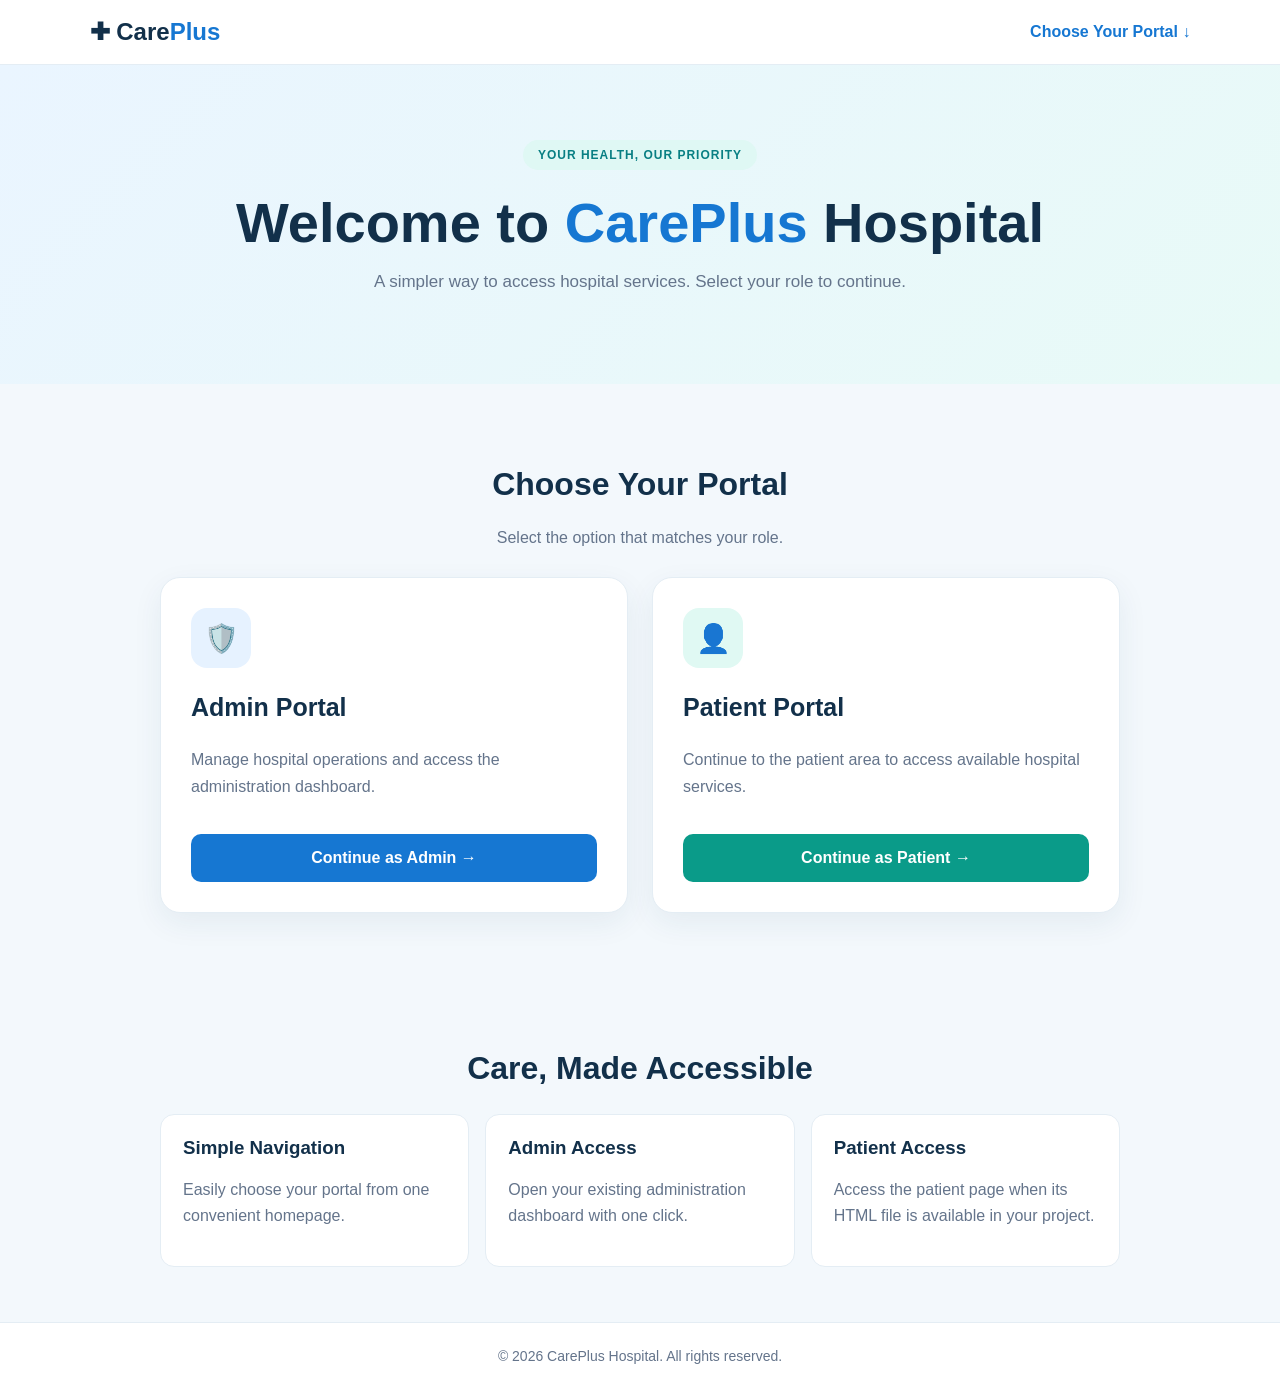
<file: hospital_managment/index.html>
<!DOCTYPE html>
<html lang="en">
<head>
    <meta charset="UTF-8">
    <meta name="viewport" content="width=device-width, initial-scale=1.0">
    <title>CarePlus Hospital | Welcome</title>

    <style>
        * {
            box-sizing: border-box;
        }

        body {
            margin: 0;
            font-family: Arial, sans-serif;
            color: #203247;
            background: #f3f8fc;
        }

        .topbar {
            display: flex;
            justify-content: space-between;
            align-items: center;
            padding: 18px 7%;
            background: white;
            border-bottom: 1px solid #e4edf4;
        }

        .brand {
            font-size: 24px;
            font-weight: bold;
            color: #12304a;
        }

        .brand span {
            color: #1677d2;
        }

        .topbar a {
            color: #1677d2;
            text-decoration: none;
            font-weight: bold;
        }

        .hero {
            padding: 75px 20px;
            text-align: center;
            background: linear-gradient(135deg, #eaf5ff, #e8faf7);
        }

        .tagline {
            display: inline-block;
            padding: 8px 15px;
            border-radius: 30px;
            background: #dff8f4;
            color: #087f83;
            font-size: 12px;
            font-weight: bold;
            letter-spacing: 1px;
        }

        h1 {
            margin: 20px 0 12px;
            color: #12304a;
            font-size: clamp(34px, 5vw, 56px);
        }

        h1 span {
            color: #1677d2;
        }

        .hero p {
            color: #64748b;
            font-size: 17px;
        }

        .section {
            max-width: 1000px;
            margin: auto;
            padding: 55px 20px;
        }

        .section h2 {
            text-align: center;
            color: #12304a;
            font-size: 32px;
        }

        .section-description {
            text-align: center;
            color: #64748b;
            margin-bottom: 30px;
        }

        .portal-grid {
            display: grid;
            grid-template-columns: repeat(2, minmax(0, 1fr));
            gap: 24px;
        }

        .portal-card {
            display: flex;
            flex-direction: column;
            padding: 30px;
            background: white;
            border: 1px solid #e4edf4;
            border-radius: 20px;
            box-shadow: 0 10px 30px rgba(25, 65, 96, 0.07);
        }

        .portal-icon {
            display: grid;
            place-items: center;
            width: 60px;
            height: 60px;
            border-radius: 16px;
            background: #e6f2ff;
            font-size: 28px;
        }

        .patient .portal-icon {
            background: #e0f9f3;
        }

        .portal-card h3 {
            margin-bottom: 8px;
            color: #12304a;
            font-size: 25px;
        }

        .portal-card p {
            min-height: 48px;
            color: #64748b;
            line-height: 1.7;
        }

        .button {
            display: block;
            width: 100%;
            margin-top: 18px;
            padding: 15px 18px;
            border: none;
            border-radius: 10px;
            background: #1677d2;
            color: white;
            text-align: center;
            text-decoration: none;
            font-size: 16px;
            font-weight: bold;
            cursor: pointer;
            transition: background 0.2s, transform 0.2s;
        }

        .button:hover {
            background: #105da8;
            transform: translateY(-2px);
        }

        .patient .button {
            background: #0a9b89;
        }

        .patient .button:hover {
            background: #087b6d;
        }

        .features {
            display: grid;
            grid-template-columns: repeat(3, minmax(0, 1fr));
            gap: 16px;
        }

        .feature {
            padding: 22px;
            border: 1px solid #e4edf4;
            border-radius: 14px;
            background: white;
        }

        .feature h3 {
            margin-top: 0;
            color: #12304a;
        }

        .feature p {
            color: #64748b;
            line-height: 1.6;
        }

        footer {
            padding: 25px 15px;
            background: white;
            border-top: 1px solid #e4edf4;
            color: #64748b;
            text-align: center;
            font-size: 14px;
        }

        @media (max-width: 650px) {
            .portal-grid,
            .features {
                grid-template-columns: 1fr;
            }

            .topbar {
                padding: 16px 20px;
            }

            .topbar a {
                font-size: 13px;
            }

            .hero {
                padding: 55px 18px;
            }
        }
    </style>
</head>

<body>

    <header class="topbar">
        <div class="brand">✚ Care<span>Plus</span></div>
        <a href="#portals">Choose Your Portal ↓</a>
    </header>

    <main>

        <section class="hero">
            <div class="tagline">YOUR HEALTH, OUR PRIORITY</div>

            <h1>Welcome to <span>CarePlus</span> Hospital</h1>

            <p>
                A simpler way to access hospital services.
                Select your role to continue.
            </p>
        </section>

        <section class="section" id="portals">
            <h2>Choose Your Portal</h2>

            <p class="section-description">
                Select the option that matches your role.
            </p>

            <div class="portal-grid">

                <div class="portal-card admin">
                    <div class="portal-icon">🛡️</div>

                    <h3>Admin Portal</h3>

                    <p>
                        Manage hospital operations and access
                        the administration dashboard.
                    </p>

                    <a class="button" href="./admin.html">
                        Continue as Admin →
                    </a>
                </div>

                <div class="portal-card patient">
                    <div class="portal-icon">👤</div>

                    <h3>Patient Portal</h3>

                    <p>
                        Continue to the patient area to access
                        available hospital services.
                    </p>

                    <a class="button" href="./user.html">
                        Continue as Patient →
                    </a>
                </div>

            </div>
        </section>

        <section class="section">
            <h2>Care, Made Accessible</h2>

            <div class="features">
                <div class="feature">
                    <h3>Simple Navigation</h3>
                    <p>
                        Easily choose your portal from one
                        convenient homepage.
                    </p>
                </div>

                <div class="feature">
                    <h3>Admin Access</h3>
                    <p>
                        Open your existing administration
                        dashboard with one click.
                    </p>
                </div>

                <div class="feature">
                    <h3>Patient Access</h3>
                    <p>
                        Access the patient page when its HTML
                        file is available in your project.
                    </p>
                </div>
            </div>
        </section>

    </main>

    <footer>
        © 2026 CarePlus Hospital. All rights reserved.
    </footer>

</body>
</html>
</file>
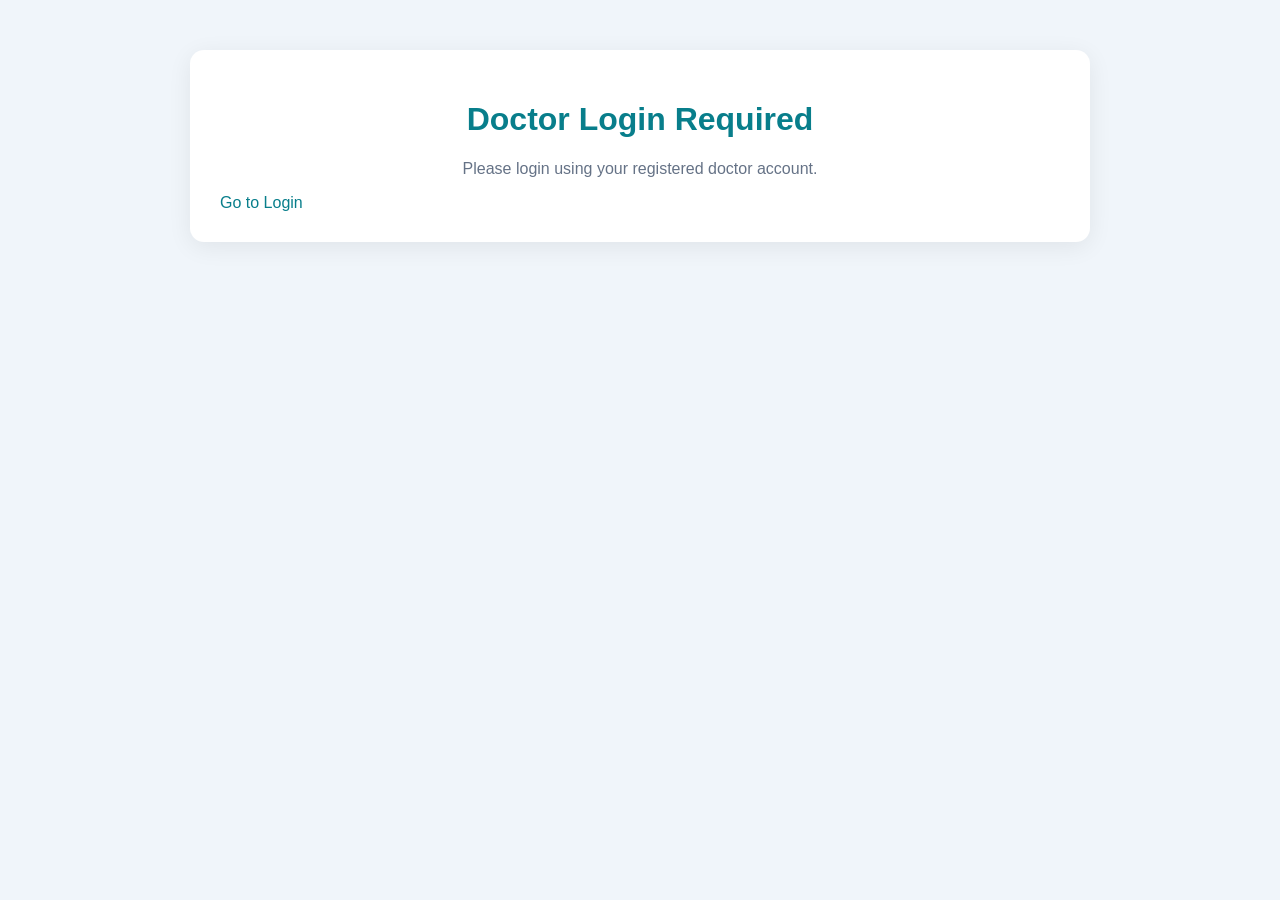
<file: hospital_managment/doctor-dashboard.html>
<!DOCTYPE html>
<html lang="en">
<head>
  <meta charset="UTF-8">
  <meta name="viewport" content="width=device-width, initial-scale=1.0">
  <title>Doctor Dashboard</title>
  <link rel="stylesheet" href="doctor.css">
</head>
<body>
  <div class="container dashboard" id="doctorDashboard">
    <h1>Doctor Dashboard</h1>
    <p>Welcome, Dr. <span id="doctorName"></span></p>

    <div class="card">
      <h3>Doctor Profile</h3>
      <p>Doctor ID: <span id="doctorId"></span></p>
      <p>Name: <span id="doctorName"></span></p>
      <p>Email: <span id="doctorEmail"></span></p>
      <p>Phone: <span id="doctorPhone"></span></p>
      <p>Specialization: <span id="doctorSpecialization"></span></p>
      <p>Qualification: <span id="doctorQualification"></span></p>
    </div>

    <div class="card">
      <h3>Appointments</h3>
      <p>Appointment section can be connected to your existing database next.</p>
    </div>

    <button onclick="doctorLogout()">Logout</button>
  </div>

  <script src="doctor.js"></script>
</body>
</html>
</file>
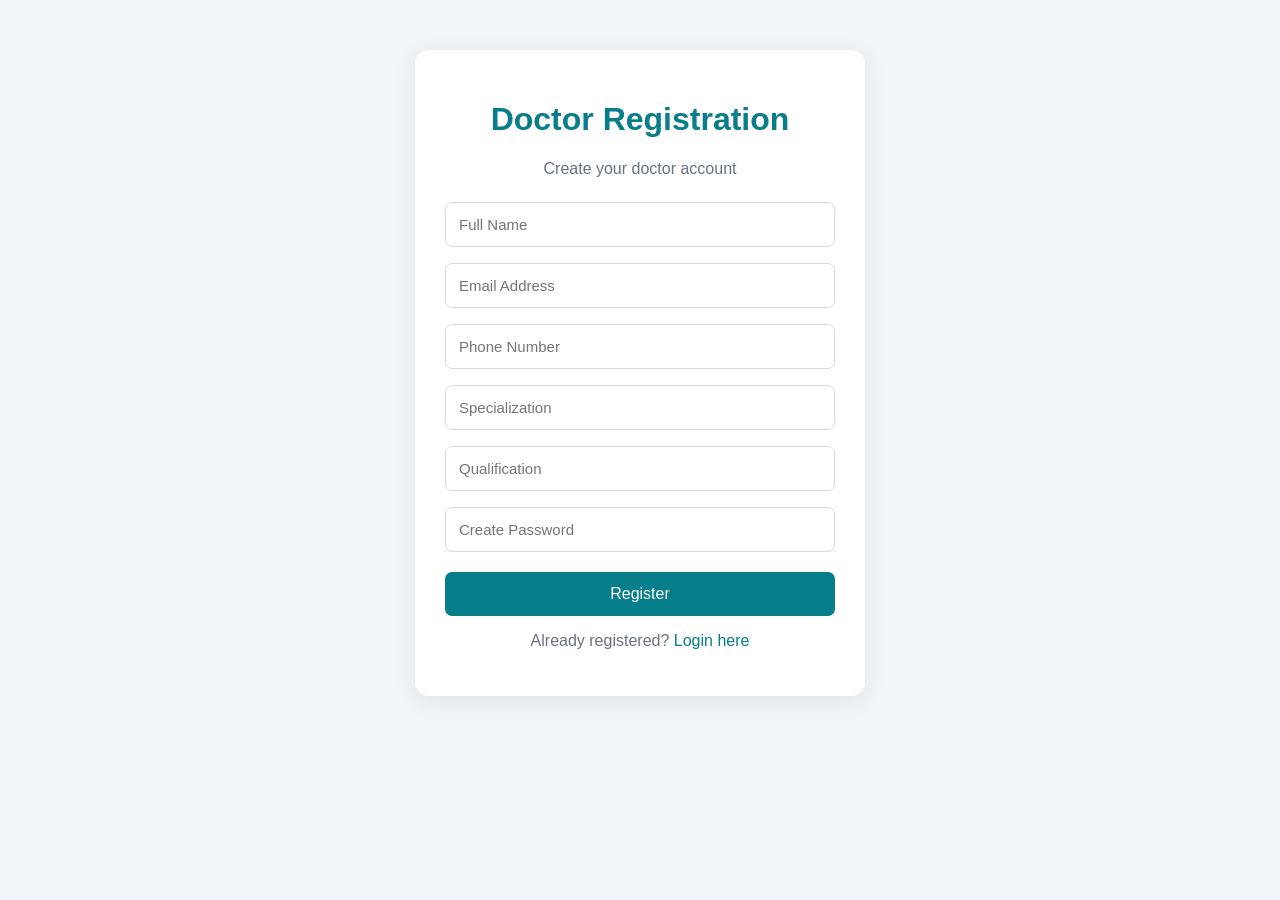
<file: hospital_managment/doctor-register.html>
<!DOCTYPE html>
<html lang="en">
<head>
  <meta charset="UTF-8">
  <meta name="viewport" content="width=device-width, initial-scale=1.0">
  <title>Doctor Registration</title>
  <link rel="stylesheet" href="doctor.css">
</head>
<body>
  <div class="container">
    <h1>Doctor Registration</h1>
    <p>Create your doctor account</p>

    <form id="registerForm">
      <input id="name" type="text" placeholder="Full Name" required>
      <input id="email" type="email" placeholder="Email Address" required>
      <input id="phone" type="tel" placeholder="Phone Number" required>
      <input id="specialization" type="text" placeholder="Specialization" required>
      <input id="qualification" type="text" placeholder="Qualification" required>
      <input id="password" type="password" placeholder="Create Password" required minlength="6">

      <button type="submit">Register</button>
    </form>

    <p>Already registered? <a href="login.html">Login here</a></p>
    <p id="message"></p>
  </div>

  <script src="doctor.js"></script>
</body>
</html>
</file>
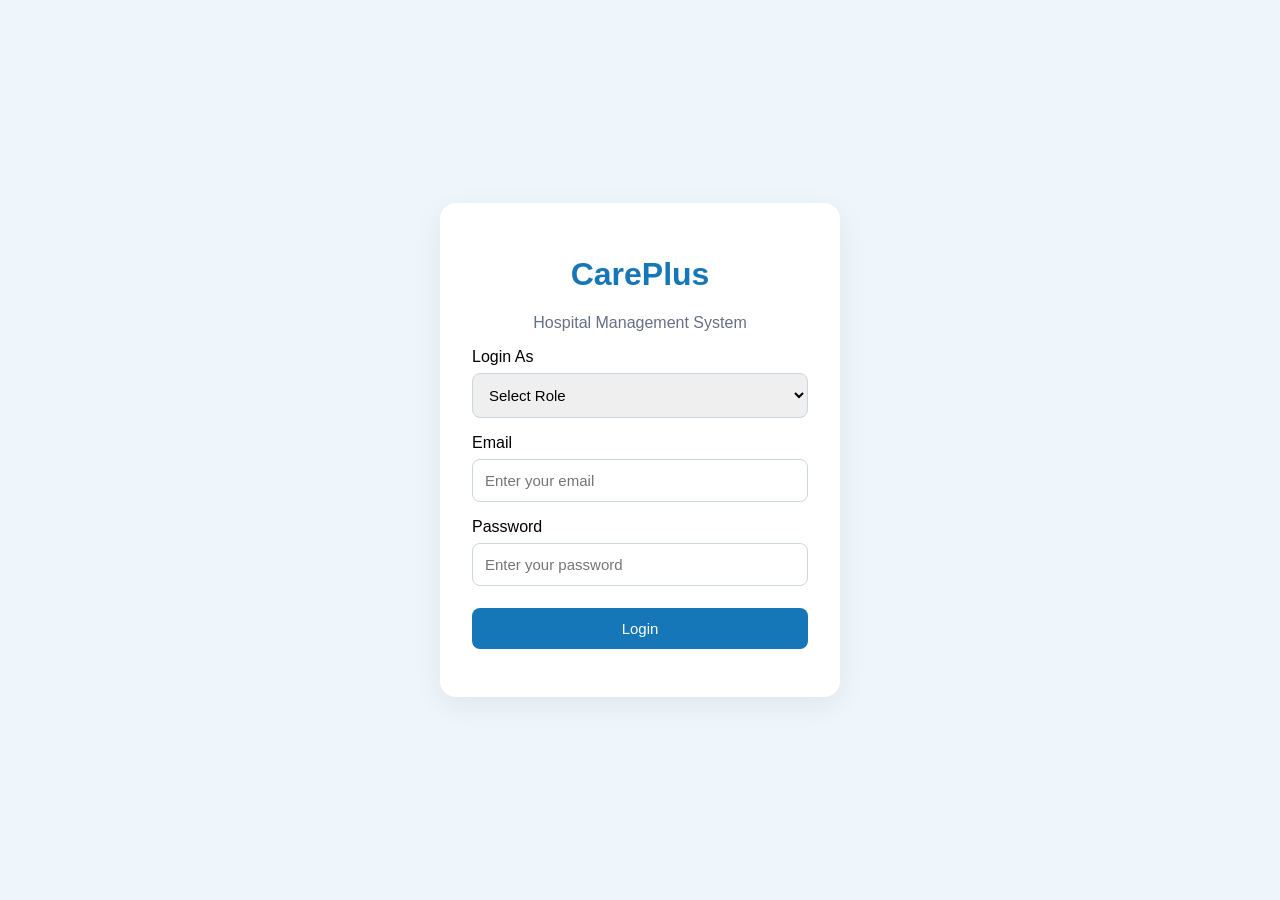
<file: hospital_managment/login.html>
<!DOCTYPE html>
<html lang="en">
<head>
  <meta charset="UTF-8">
  <meta name="viewport" content="width=device-width, initial-scale=1.0">
  <title>CarePlus Login</title>
  <style>
    * { box-sizing: border-box; }
    body {
      margin: 0;
      font-family: Arial, sans-serif;
      background: #eef5fb;
      min-height: 100vh;
      display: grid;
      place-items: center;
    }
    .login-card {
      width: min(90%, 400px);
      padding: 32px;
      background: white;
      border-radius: 16px;
      box-shadow: 0 8px 30px #0001;
    }
    h1 { text-align: center; color: #1677b8; }
    p { text-align: center; color: #667085; }
    label { display: block; margin: 16px 0 7px; }
    input, select, button {
      width: 100%;
      padding: 12px;
      border: 1px solid #ccd6e0;
      border-radius: 8px;
      font-size: 15px;
    }
    button {
      margin-top: 22px;
      border: 0;
      background: #1677b8;
      color: white;
      cursor: pointer;
    }
    #message { color: #c62828; }
  </style>
</head>
<body>
  <div class="login-card">
    <h1>CarePlus</h1>
    <p>Hospital Management System</p>

    <form id="loginForm">
      <label for="role">Login As</label>
      <select id="role" required>
        <option value="">Select Role</option>
        <option value="admin">Admin</option>
        <option value="doctor">Doctor</option>
        <option value="patient">Patient</option>
      </select>

      <label for="email">Email</label>
      <input id="email" type="email" required
             placeholder="Enter your email">

      <label for="password">Password</label>
      <input id="password" type="password" required
             placeholder="Enter your password">

      <button type="submit">Login</button>
      <p id="message"></p>
    </form>
  </div>

  <script src="login.js"></script>
</body>
</html>
</file>
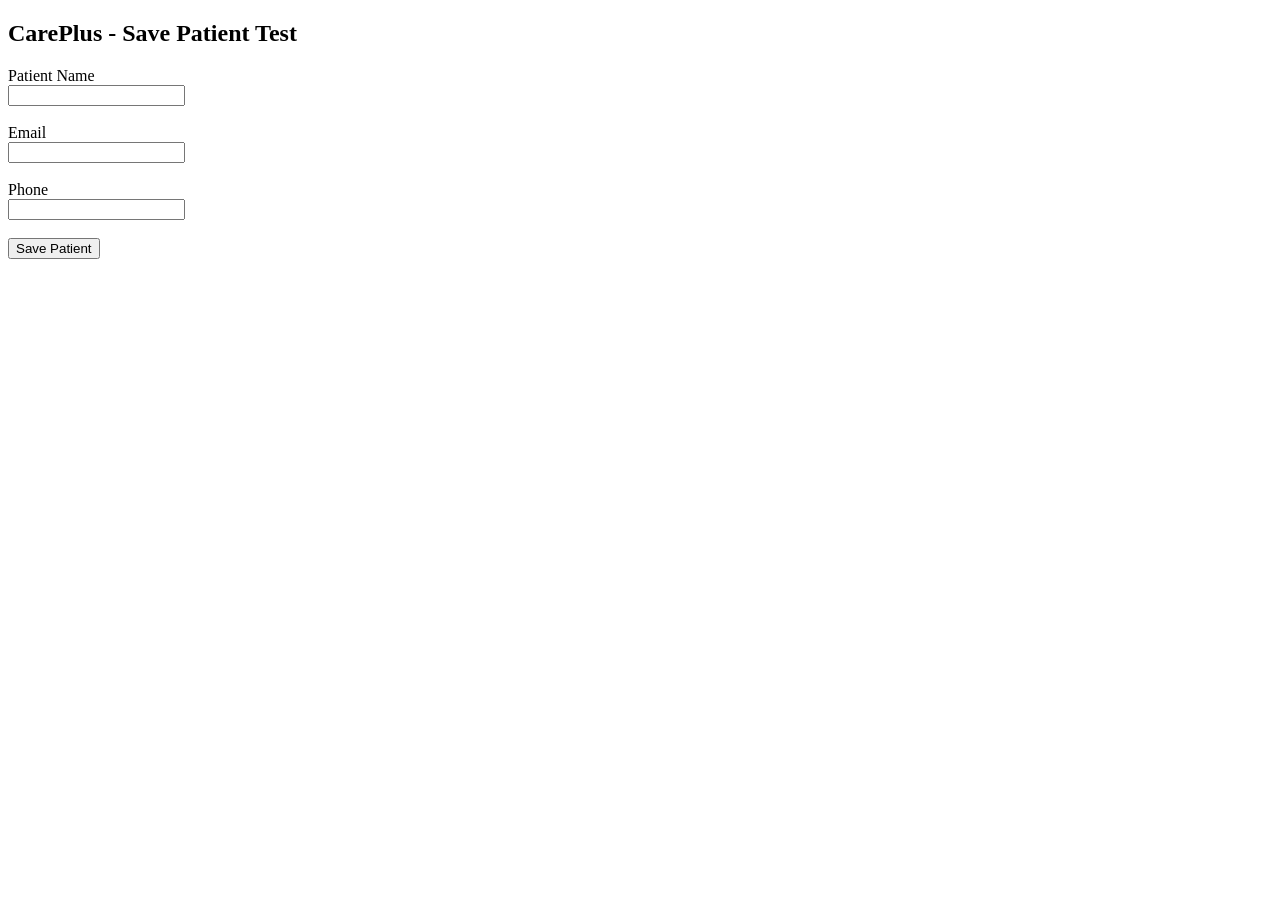
<file: hospital_managment/test-save.html>
<!DOCTYPE html>
<html lang="en">
<head>
  <meta charset="UTF-8">
  <meta name="viewport" content="width=device-width, initial-scale=1">
  <title>CarePlus Database Test</title>
</head>
<body>
  <h2>CarePlus - Save Patient Test</h2>

  <form id="patientForm">
    <label>Patient Name</label><br>
    <input name="full_name" required><br><br>

    <label>Email</label><br>
    <input name="email" type="email"><br><br>

    <label>Phone</label><br>
    <input name="phone"><br><br>

    <button type="submit">Save Patient</button>
  </form>

  <p id="message"></p>

  <script>
    document.getElementById("patientForm")
      .addEventListener("submit", async function(event) {
        event.preventDefault();

        const form = new FormData(this);
        const data = Object.fromEntries(form.entries());
        const message = document.getElementById("message");

        message.textContent = "Saving...";

        try {
          const response = await fetch(
            "api/index.php?entity=patients",
            {
              method: "POST",
              headers: {
                "Content-Type": "application/json"
              },
              body: JSON.stringify(data)
            }
          );

          const result = await response.json();

          if (!response.ok) {
            throw new Error(result.error || "Save failed");
          }

          message.textContent =
            "Patient saved successfully! ID: " + result.id;

          this.reset();
        } catch (error) {
          message.textContent = "Error: " + error.message;
        }
      });
  </script>
</body>
</html>
</file>
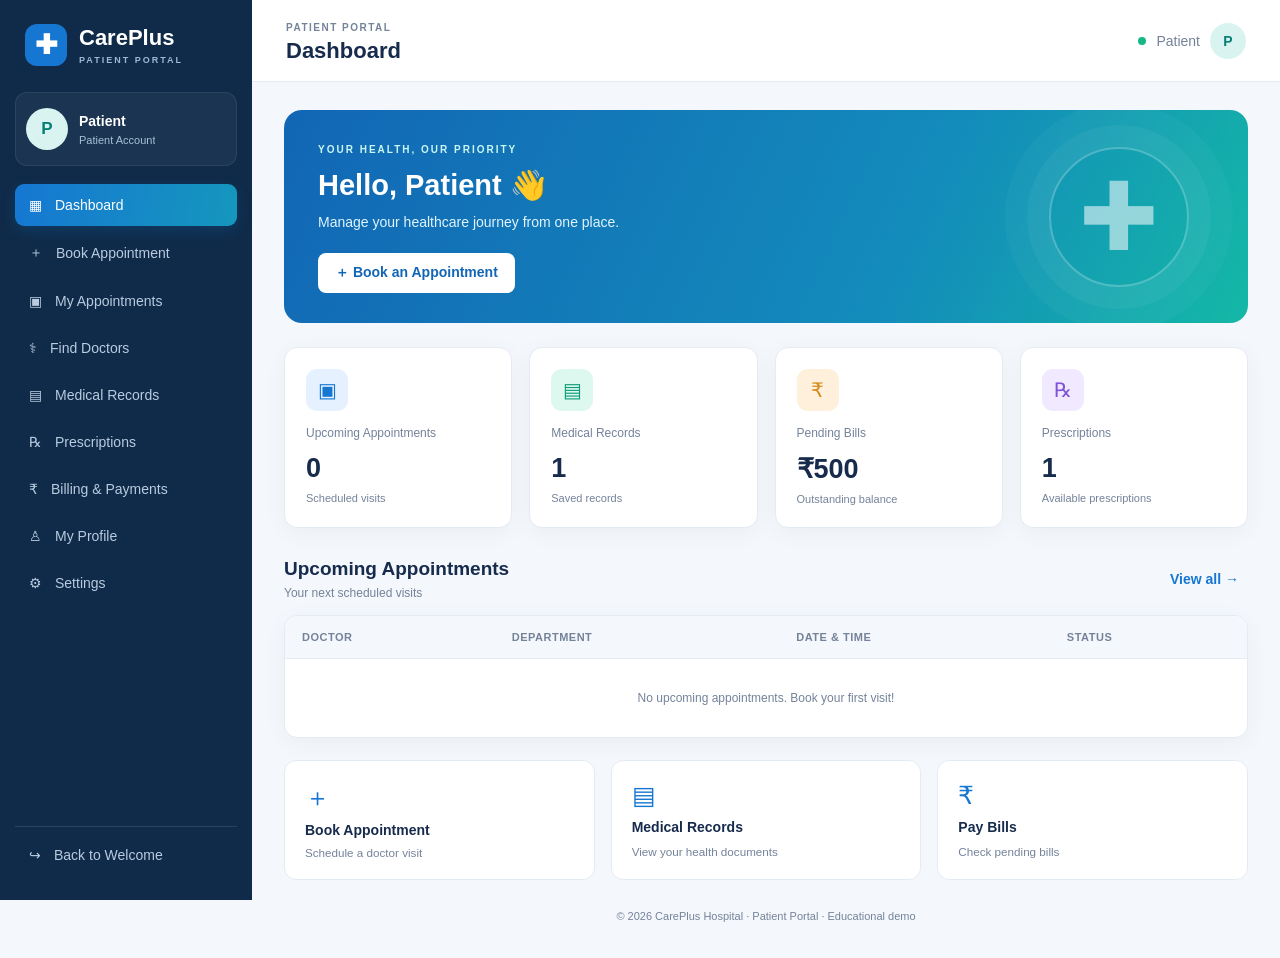
<file: hospital_managment/user.html>
<!DOCTYPE html>
<html lang="en">
<head>
  <meta charset="UTF-8">
  <meta name="viewport" content="width=device-width, initial-scale=1.0">
  <title>CarePlus | Patient Portal</title>
  <link rel="stylesheet" href="patient.css">
</head>
<body>
  <div class="app">
    <aside class="sidebar" id="sidebar">
      <div class="brand"><span class="brand-icon">✚</span><span>CarePlus<small>PATIENT PORTAL</small></span></div>
      <div class="patient-mini">
        <div class="avatar" id="sideAvatar">P</div>
        <div><strong id="sideName">Patient</strong><small>Patient Account</small></div>
      </div>
      <nav id="navigation">
        <button class="nav-link active" data-page="dashboard">▦ <span>Dashboard</span></button>
        <button class="nav-link" data-page="book">＋ <span>Book Appointment</span></button>
        <button class="nav-link" data-page="appointments">▣ <span>My Appointments</span></button>
        <button class="nav-link" data-page="doctors">⚕ <span>Find Doctors</span></button>
        <button class="nav-link" data-page="records">▤ <span>Medical Records</span></button>
        <button class="nav-link" data-page="prescriptions">℞ <span>Prescriptions</span></button>
        <button class="nav-link" data-page="billing">₹ <span>Billing & Payments</span></button>
        <button class="nav-link" data-page="profile">♙ <span>My Profile</span></button>
        <button class="nav-link" data-page="settings">⚙ <span>Settings</span></button>
      </nav>
      <button class="logout" id="logoutBtn">↪ <span>Back to Welcome</span></button>
    </aside>

    <main class="main">
      <header class="topbar">
        <button class="menu-toggle" id="menuToggle">☰</button>
        <div><small id="pageLabel">PATIENT PORTAL</small><h2 id="pageTitle">Dashboard</h2></div>
        <div class="top-actions"><span class="online-dot"></span><span>Patient</span><div class="avatar small-avatar" id="topAvatar">P</div></div>
      </header>

      <div class="content">
        <section class="page active" id="page-dashboard">
          <div class="welcome-banner">
            <div><span class="eyebrow">YOUR HEALTH, OUR PRIORITY</span><h1>Hello, <span id="welcomeName">Patient</span> 👋</h1><p>Manage your healthcare journey from one place.</p><button class="primary-btn" data-go="book">＋ Book an Appointment</button></div>
            <div class="banner-art">✚</div>
          </div>
          <div class="stats-grid">
            <div class="stat-card"><div class="stat-icon blue">▣</div><span>Upcoming Appointments</span><h2 id="statUpcoming">0</h2><small>Scheduled visits</small></div>
            <div class="stat-card"><div class="stat-icon green">▤</div><span>Medical Records</span><h2 id="statRecords">0</h2><small>Saved records</small></div>
            <div class="stat-card"><div class="stat-icon orange">₹</div><span>Pending Bills</span><h2 id="statBills">₹0</h2><small>Outstanding balance</small></div>
            <div class="stat-card"><div class="stat-icon purple">℞</div><span>Prescriptions</span><h2 id="statPrescriptions">0</h2><small>Available prescriptions</small></div>
          </div>
          <div class="section-heading"><div><h3>Upcoming Appointments</h3><p>Your next scheduled visits</p></div><button class="text-btn" data-go="appointments">View all →</button></div>
          <div class="panel"><div class="table-wrap"><table><thead><tr><th>Doctor</th><th>Department</th><th>Date & Time</th><th>Status</th></tr></thead><tbody id="dashboardAppointments"></tbody></table></div></div>
          <div class="quick-grid">
            <button class="quick-card" data-go="book"><span>＋</span><strong>Book Appointment</strong><small>Schedule a doctor visit</small></button>
            <button class="quick-card" data-go="records"><span>▤</span><strong>Medical Records</strong><small>View your health documents</small></button>
            <button class="quick-card" data-go="billing"><span>₹</span><strong>Pay Bills</strong><small>Check pending bills</small></button>
          </div>
        </section>

        <section class="page" id="page-book">
          <div class="section-heading"><div><h3>Book an Appointment</h3><p>Choose a doctor and a convenient time.</p></div></div>
          <form class="panel form-panel" id="appointmentForm">
            <div class="form-grid">
              <label>Patient Name<input id="bookingName" required maxlength="70"></label>
              <label>Phone Number<input id="bookingPhone" type="tel" required pattern="[0-9+() -]{7,18}" placeholder="Your contact number"></label>
              <label>Department<select id="bookingDepartment" required><option value="">Select department</option><option>Cardiology</option><option>Neurology</option><option>Orthopedics</option><option>Dermatology</option><option>Pediatrics</option><option>General Medicine</option><option>Dental</option></select></label>
              <label>Doctor<select id="bookingDoctor" required><option value="">Select doctor</option></select></label>
              <label>Appointment Date<input id="bookingDate" type="date" required></label>
              <label>Preferred Time<select id="bookingTime" required><option value="">Select time</option><option>09:00 AM</option><option>10:00 AM</option><option>11:00 AM</option><option>12:00 PM</option><option>02:00 PM</option><option>03:00 PM</option><option>04:00 PM</option><option>05:00 PM</option></select></label>
              <label class="full-width">Reason for Visit<textarea id="bookingReason" rows="3" maxlength="300" placeholder="Briefly describe your concern (optional)"></textarea></label>
            </div>
            <div class="form-actions"><button type="reset" class="secondary-btn">Clear Form</button><button type="submit" class="primary-btn">Confirm Appointment</button></div>
          </form>
        </section>

        <section class="page" id="page-appointments">
          <div class="section-heading"><div><h3>My Appointments</h3><p>View and manage your scheduled visits.</p></div><button class="primary-btn" data-go="book">＋ New Appointment</button></div>
          <div class="toolbar"><input id="appointmentSearch" placeholder="Search doctor or department..."><select id="appointmentFilter"><option value="all">All statuses</option><option>Scheduled</option><option>Completed</option><option>Cancelled</option></select></div>
          <div class="panel"><div class="table-wrap"><table><thead><tr><th>ID</th><th>Doctor</th><th>Department</th><th>Date</th><th>Time</th><th>Status</th><th>Action</th></tr></thead><tbody id="appointmentsTable"></tbody></table></div></div>
        </section>

        <section class="page" id="page-doctors">
          <div class="section-heading"><div><h3>Find Your Doctor</h3><p>Explore our available specialists.</p></div></div>
          <div class="toolbar"><input id="doctorSearch" placeholder="Search doctor or specialty..."></div>
          <div class="doctor-grid" id="doctorsGrid"></div>
        </section>

        <section class="page" id="page-records">
          <div class="section-heading"><div><h3>Medical Records</h3><p>Keep track of your health documents.</p></div><button class="primary-btn" id="addRecordBtn">＋ Add Record</button></div>
          <div class="notice">Demo portal: records you add are saved in this browser only. Do not enter sensitive real medical information.</div>
          <div class="panel"><div class="table-wrap"><table><thead><tr><th>Record ID</th><th>Record Title</th><th>Category</th><th>Date</th><th>Notes</th><th>Action</th></tr></thead><tbody id="recordsTable"></tbody></table></div></div>
        </section>

        <section class="page" id="page-prescriptions">
          <div class="section-heading"><div><h3>Prescriptions</h3><p>View your saved prescription information.</p></div><button class="primary-btn" id="addPrescriptionBtn">＋ Add Prescription</button></div>
          <div class="notice">Demo data only. Follow medication instructions from your qualified healthcare professional.</div>
          <div class="panel"><div class="table-wrap"><table><thead><tr><th>ID</th><th>Doctor</th><th>Medication</th><th>Instructions</th><th>Date</th><th>Action</th></tr></thead><tbody id="prescriptionsTable"></tbody></table></div></div>
        </section>

        <section class="page" id="page-billing">
          <div class="section-heading"><div><h3>Billing & Payments</h3><p>Review your demo invoices and payment status.</p></div></div>
          <div class="billing-summary"><div class="stat-card"><span>Total Bills</span><h2 id="totalBills">₹0</h2></div><div class="stat-card"><span>Paid</span><h2 id="paidBills">₹0</h2></div><div class="stat-card"><span>Pending</span><h2 id="pendingBills">₹0</h2></div></div>
          <div class="panel"><div class="table-wrap"><table><thead><tr><th>Invoice</th><th>Description</th><th>Date</th><th>Amount</th><th>Status</th><th>Action</th></tr></thead><tbody id="billingTable"></tbody></table></div></div>
          <p class="muted">The “Mark Paid” button is a local demo action, not a real payment transaction.</p>
        </section>

        <section class="page" id="page-profile">
          <div class="section-heading"><div><h3>My Profile</h3><p>Update your personal details.</p></div></div>
          <form class="panel form-panel" id="profileForm">
            <div class="form-grid">
              <label>Full Name<input id="profileName" required maxlength="70"></label>
              <label>Email Address<input id="profileEmail" type="email" required maxlength="120"></label>
              <label>Phone Number<input id="profilePhone" type="tel" pattern="[0-9+() -]{7,18}" required></label>
              <label>Date of Birth<input id="profileDob" type="date"></label>
              <label>Gender<select id="profileGender"><option value="">Prefer not to say</option><option>Female</option><option>Male</option><option>Other</option></select></label>
              <label>Blood Group<select id="profileBlood"><option value="">Not specified</option><option>A+</option><option>A-</option><option>B+</option><option>B-</option><option>AB+</option><option>AB-</option><option>O+</option><option>O-</option></select></label>
              <label class="full-width">Address<textarea id="profileAddress" rows="3" maxlength="250"></textarea></label>
            </div>
            <div class="form-actions"><button type="submit" class="primary-btn">Save Profile</button></div>
          </form>
        </section>

        <section class="page" id="page-settings">
          <div class="section-heading"><div><h3>Settings</h3><p>Customize your portal experience.</p></div></div>
          <div class="panel settings-panel">
            <div class="setting-row"><div><strong>Dark Mode</strong><p>Change the portal appearance.</p></div><label class="switch"><input type="checkbox" id="darkMode"><span></span></label></div>
            <div class="setting-row"><div><strong>Appointment Reminders</strong><p>Demo preference saved in this browser.</p></div><label class="switch"><input type="checkbox" id="reminders" checked><span></span></label></div>
            <div class="setting-row"><div><strong>Export My Data</strong><p>Download your demo records as a JSON file.</p></div><button class="secondary-btn" id="exportData">Export Data</button></div>
            <div class="setting-row"><div><strong>Reset Demo Data</strong><p>Restore the initial sample records. This cannot be undone.</p></div><button class="danger-btn" id="resetData">Reset Demo</button></div>
          </div>
        </section>

        <footer>© 2026 CarePlus Hospital · Patient Portal · Educational demo</footer>
      </div>
    </main>
  </div>

  <div class="modal-backdrop" id="modalBackdrop">
    <div class="modal">
      <div class="modal-heading"><h3 id="modalTitle">Add Record</h3><button type="button" class="close-btn" id="closeModal">×</button></div>
      <form id="modalForm"><div id="modalFields" class="modal-fields"></div><div class="form-actions"><button type="button" class="secondary-btn" id="cancelModal">Cancel</button><button type="submit" class="primary-btn">Save</button></div></form>
    </div>
  </div>
  <div class="toast" id="toast" role="status" aria-live="polite"></div>
  <script src="patient.js"></script>
</body>
</html>
</file>
<file: hospital_managment/doctor.css>
* {
  box-sizing: border-box;
}

body {
  margin: 0;
  font-family: Arial, sans-serif;
  background: #f0f5fa;
  color: #243247;
}

.container {
  width: 90%;
  max-width: 450px;
  margin: 50px auto;
  padding: 30px;
  background: white;
  border-radius: 14px;
  box-shadow: 0 5px 25px #00000012;
}

h1 {
  color: #087e8b;
  text-align: center;
}

p {
  text-align: center;
  color: #657286;
}

input {
  width: 100%;
  padding: 13px;
  margin: 8px 0;
  border: 1px solid #d6dce5;
  border-radius: 7px;
  font-size: 15px;
}

button {
  width: 100%;
  padding: 13px;
  margin-top: 12px;
  background: #087e8b;
  color: white;
  border: none;
  border-radius: 7px;
  font-size: 16px;
  cursor: pointer;
}

button:hover {
  background: #06636d;
}

a {
  color: #087e8b;
  text-decoration: none;
}

.dashboard {
  max-width: 900px;
}

.card {
  padding: 20px;
  margin: 15px 0;
  background: #f0f8fa;
  border-radius: 10px;
}

#message {
  overflow-wrap: anywhere;
}
</file>
<file: hospital_managment/patient.css>
:root {
  --primary:#1677d2; --primary-dark:#105da9; --teal:#14b8a6;
  --bg:#f4f7fb; --surface:#fff; --text:#172b4d; --muted:#74839a;
  --border:#e5ebf3; --sidebar:#102b49; --shadow:0 5px 24px #19365b0b;
}
*{box-sizing:border-box}
body{margin:0;font-family:Inter,"Segoe UI",Arial,sans-serif;background:var(--bg);color:var(--text);font-size:14px}
button,input,select,textarea{font:inherit}
button{cursor:pointer;transition:.2s}
button:focus-visible,input:focus-visible,select:focus-visible,textarea:focus-visible{outline:3px solid #80bdff;outline-offset:2px}
.app{min-height:100vh}
.sidebar{position:fixed;inset:0 auto 0 0;width:252px;background:var(--sidebar);color:#fff;padding:24px 15px;display:flex;flex-direction:column;z-index:20;overflow-y:auto}
.brand{display:flex;align-items:center;gap:12px;font-size:22px;font-weight:800;padding:0 10px 26px}
.brand-icon{display:grid;place-items:center;background:#1677d2;border-radius:12px;width:42px;height:42px;font-size:27px}
.brand small{display:block;font-size:9px;letter-spacing:2px;color:#9db8d7;margin-top:4px}
.patient-mini{display:flex;align-items:center;gap:11px;padding:15px 10px;margin-bottom:18px;background:#ffffff0c;border:1px solid #ffffff13;border-radius:12px;min-width:0}
.patient-mini strong,.patient-mini small{display:block;overflow:hidden;text-overflow:ellipsis;max-width:145px}
.patient-mini small{color:#a7bfd8;margin-top:5px;font-size:11px}
.avatar{width:42px;height:42px;border-radius:50%;display:grid;place-items:center;background:#d9f4f0;color:#087f75;font-weight:800;font-size:17px;flex-shrink:0}
nav{display:grid;gap:5px}
.nav-link,.logout{display:flex;align-items:center;gap:13px;border:0;background:transparent;color:#b9cbe0;text-align:left;padding:13px 14px;border-radius:9px;font-size:14px}
.nav-link{width:100%}
.nav-link:hover,.logout:hover{background:#ffffff12;color:white}
.nav-link.active{background:linear-gradient(100deg,#1677d2,#1597bd);color:#fff;box-shadow:0 5px 14px #0879ce30}
.nav-link:first-letter{font-size:18px}
.logout{margin-top:auto;width:100%;border-top:1px solid #ffffff1c;border-radius:0;padding-top:20px}
.main{margin-left:252px;min-height:100vh}
.topbar{height:82px;background:var(--surface);border-bottom:1px solid var(--border);display:flex;align-items:center;justify-content:space-between;padding:0 34px;position:sticky;top:0;z-index:10}
.topbar h2{margin:4px 0 0;font-size:22px}
.topbar>div:first-of-type>small{font-size:10px;color:var(--muted);letter-spacing:1.5px;font-weight:700}
.top-actions{display:flex;align-items:center;gap:10px;color:var(--muted)}
.online-dot{width:8px;height:8px;border-radius:50%;background:#16b887}
.small-avatar{width:36px;height:36px;font-size:14px}
.menu-toggle{display:none;border:0;background:transparent;color:var(--text);font-size:22px}
.content{padding:28px 32px;max-width:1600px;margin:auto}
.page{display:none}.page.active{display:block}
.welcome-banner{min-height:210px;padding:30px 34px;border-radius:18px;background:linear-gradient(115deg,#1266b5,#138cbb 65%,#14b8a6);color:#fff;display:flex;align-items:center;justify-content:space-between;overflow:hidden;position:relative}
.welcome-banner h1{font-size:29px;margin:12px 0}.welcome-banner p{color:#e0f5ff;margin:0 0 23px}
.eyebrow{font-size:10px;letter-spacing:2px;font-weight:700;color:#c9f7f2}
.banner-art{width:140px;height:140px;border:2px solid #ffffff40;border-radius:50%;display:grid;place-items:center;font-size:95px;color:#ffffff8c;flex-shrink:0;margin-right:25px;box-shadow:0 0 0 22px #ffffff0b,0 0 0 44px #ffffff08}
.primary-btn,.secondary-btn,.danger-btn{border:0;border-radius:8px;padding:11px 17px;font-weight:650;display:inline-flex;align-items:center;justify-content:center;gap:7px}
.primary-btn{background:var(--primary);color:#fff}.primary-btn:hover{background:var(--primary-dark);transform:translateY(-1px)}
.welcome-banner .primary-btn{background:#fff;color:#1266b5}
.secondary-btn{background:#edf2f8;color:var(--text);border:1px solid var(--border)}.secondary-btn:hover{background:#e2eaf5}
.danger-btn{background:#fff0f0;color:#c73535;border:1px solid #ffd9d9}.danger-btn:hover{background:#ffe1e1}
.stats-grid{display:grid;grid-template-columns:repeat(4,minmax(0,1fr));gap:17px;margin:24px 0 30px}
.stat-card{padding:21px;background:var(--surface);border:1px solid var(--border);border-radius:13px;box-shadow:var(--shadow);min-width:0}
.stat-card>span{color:var(--muted);font-size:12px;display:block}
.stat-card h2{font-size:27px;margin:13px 0 5px;overflow-wrap:anywhere}
.stat-card small{color:var(--muted);font-size:11px}
.stat-icon{width:42px;height:42px;border-radius:11px;display:grid;place-items:center;font-size:20px;margin-bottom:15px}
.blue{background:#e6f1ff;color:#1677d2}.green{background:#ddf8ef;color:#0b9b77}.orange{background:#fff0dc;color:#d58a19}.purple{background:#f0e9ff;color:#8153d7}
.section-heading{display:flex;align-items:center;justify-content:space-between;gap:14px;margin:25px 0 15px}
.section-heading h3{font-size:19px;margin:0 0 6px}.section-heading p{margin:0;color:var(--muted);font-size:12px}
.text-btn{border:0;background:transparent;color:var(--primary);font-weight:700;padding:9px}
.panel{background:var(--surface);border:1px solid var(--border);border-radius:13px;box-shadow:var(--shadow);overflow:hidden}
.table-wrap{width:100%;overflow-x:auto}
table{width:100%;border-collapse:collapse;white-space:nowrap}
th{text-align:left;background:var(--bg);color:var(--muted);font-size:11px;text-transform:uppercase;letter-spacing:.5px;padding:15px 17px}
td{padding:15px 17px;border-top:1px solid var(--border);font-size:12px}
tbody tr:hover{background:#1677d207}
.empty{text-align:center!important;color:var(--muted);padding:32px!important}
.quick-grid{display:grid;grid-template-columns:repeat(3,minmax(0,1fr));gap:16px;margin-top:22px}
.quick-card{display:grid;gap:8px;text-align:left;background:var(--surface);border:1px solid var(--border);padding:20px;border-radius:12px;color:var(--text)}
.quick-card:hover{border-color:var(--primary);transform:translateY(-2px)}
.quick-card>span{color:var(--primary);font-size:25px}.quick-card small{color:var(--muted)}
.toolbar{display:flex;gap:12px;margin-bottom:16px}
.toolbar input{flex:1}
input,select,textarea{width:100%;min-width:0;border:1px solid #dce4ef;border-radius:8px;background:var(--surface);color:var(--text);padding:11px 12px}
input:focus,select:focus,textarea:focus{border-color:var(--primary);outline:none;box-shadow:0 0 0 3px #1677d218}
.form-panel{padding:25px}
.form-grid{display:grid;grid-template-columns:repeat(2,minmax(0,1fr));gap:19px}
.form-grid label,.modal-fields label{display:grid;gap:8px;font-weight:650;font-size:12px}
.full-width{grid-column:1/-1}
textarea{resize:vertical}
.form-actions{display:flex;justify-content:flex-end;gap:10px;margin-top:24px}
.status{display:inline-block;padding:5px 9px;border-radius:20px;font-size:10px;font-weight:750}
.status-scheduled,.status-pending{background:#fff2d8;color:#a96908}
.status-completed,.status-paid{background:#dff8ed;color:#087f61}
.status-cancelled{background:#ffe6e6;color:#bf3434}
.table-action{border:0;background:transparent;color:var(--primary);font-weight:700;margin-right:7px;padding:4px}
.table-action.delete{color:#c43b3b}
.doctor-grid{display:grid;grid-template-columns:repeat(3,minmax(0,1fr));gap:17px}
.doctor-card{background:var(--surface);border:1px solid var(--border);border-radius:13px;padding:22px;box-shadow:var(--shadow)}
.doctor-avatar{width:55px;height:55px;display:grid;place-items:center;background:#e4f1ff;color:#1677d2;font-size:24px;border-radius:16px;margin-bottom:15px}
.doctor-card h3{margin:0 0 6px;font-size:16px}.doctor-card p{color:var(--muted);font-size:12px;margin:5px 0 16px}
.doctor-card .primary-btn{width:100%;margin-top:10px}
.notice{padding:13px 15px;background:#eaf5ff;color:#285e91;border-radius:9px;margin-bottom:17px;font-size:12px;line-height:1.6}
.billing-summary{display:grid;grid-template-columns:repeat(3,minmax(0,1fr));gap:16px;margin-bottom:20px}
.billing-summary .stat-card h2{font-size:24px}
.settings-panel{padding:0 22px}
.setting-row{display:flex;align-items:center;justify-content:space-between;gap:20px;padding:22px 0;border-bottom:1px solid var(--border)}
.setting-row:last-child{border:0}.setting-row p{margin:6px 0 0;color:var(--muted);font-size:12px}
.switch{position:relative;width:45px;height:25px;flex-shrink:0}.switch input{opacity:0;width:0;height:0}
.switch span{position:absolute;inset:0;background:#c9d2df;border-radius:20px;cursor:pointer;transition:.2s}
.switch span:before{content:"";position:absolute;width:19px;height:19px;left:3px;top:3px;background:white;border-radius:50%;transition:.2s}
.switch input:checked+span{background:var(--primary)}.switch input:checked+span:before{transform:translateX(20px)}
.muted{color:var(--muted);font-size:11px}
footer{text-align:center;padding:30px 0 8px;color:var(--muted);font-size:11px}
.modal-backdrop{position:fixed;inset:0;background:#10243c8c;z-index:50;display:none;align-items:center;justify-content:center;padding:20px}
.modal-backdrop.open{display:flex}
.modal{background:var(--surface);color:var(--text);width:min(520px,100%);max-height:90vh;overflow-y:auto;padding:24px;border-radius:15px;box-shadow:0 20px 70px #0003}
.modal-heading{display:flex;justify-content:space-between;align-items:center;margin-bottom:20px}
.modal-heading h3{margin:0}.close-btn{font-size:27px;border:0;background:transparent;color:var(--muted)}
.modal-fields{display:grid;gap:16px}
.toast{position:fixed;right:25px;bottom:25px;z-index:80;background:#123657;color:#fff;padding:14px 20px;border-radius:10px;box-shadow:0 8px 30px #0002;display:none;max-width:calc(100% - 40px)}
.toast.show{display:block;animation:fadeIn .2s ease}
@keyframes fadeIn{from{opacity:0;transform:translateY(8px)}to{opacity:1;transform:translateY(0)}}
body.dark{--bg:#101a2b;--surface:#19263a;--text:#e5edf8;--muted:#a4b3c8;--border:#2a3a50;--sidebar:#0a1525;--shadow:0 5px 24px #00000014}
body.dark th{background:#202e43}body.dark .secondary-btn{background:#25364c;color:#e5edf8;border-color:#35475d}
body.dark .notice{background:#203c57;color:#c8e6ff}body.dark .quick-card{color:var(--text)}
body.dark input,body.dark select,body.dark textarea{border-color:#35475d}
@media(max-width:1150px){.stats-grid{grid-template-columns:repeat(2,minmax(0,1fr))}.doctor-grid{grid-template-columns:repeat(2,minmax(0,1fr))}.content{padding:24px 20px}}
@media(max-width:760px){
 .sidebar{transform:translateX(-100%);transition:transform .25s;box-shadow:10px 0 35px #0002}
 .sidebar.open{transform:translateX(0)}.main{margin-left:0}
 .topbar{height:72px;padding:0 17px;gap:12px}.menu-toggle{display:block}
 .topbar h2{font-size:18px}.top-actions{font-size:12px}
 .content{padding:18px 13px}.welcome-banner{padding:24px 20px;min-height:200px}
 .welcome-banner h1{font-size:23px}.banner-art{font-size:55px;width:85px;height:85px;margin:0}
 .quick-grid{grid-template-columns:1fr}.doctor-grid{grid-template-columns:1fr}
 .form-grid{grid-template-columns:1fr}.full-width{grid-column:auto}
 .billing-summary{grid-template-columns:1fr}.toolbar{flex-wrap:wrap}.toolbar>*{min-width:0}
 .section-heading{align-items:flex-start;flex-wrap:wrap}.stats-grid{gap:10px}
 .stat-card{padding:15px}.stat-card h2{font-size:23px}
 .form-panel{padding:17px}.setting-row{align-items:flex-start}
}
</file>
